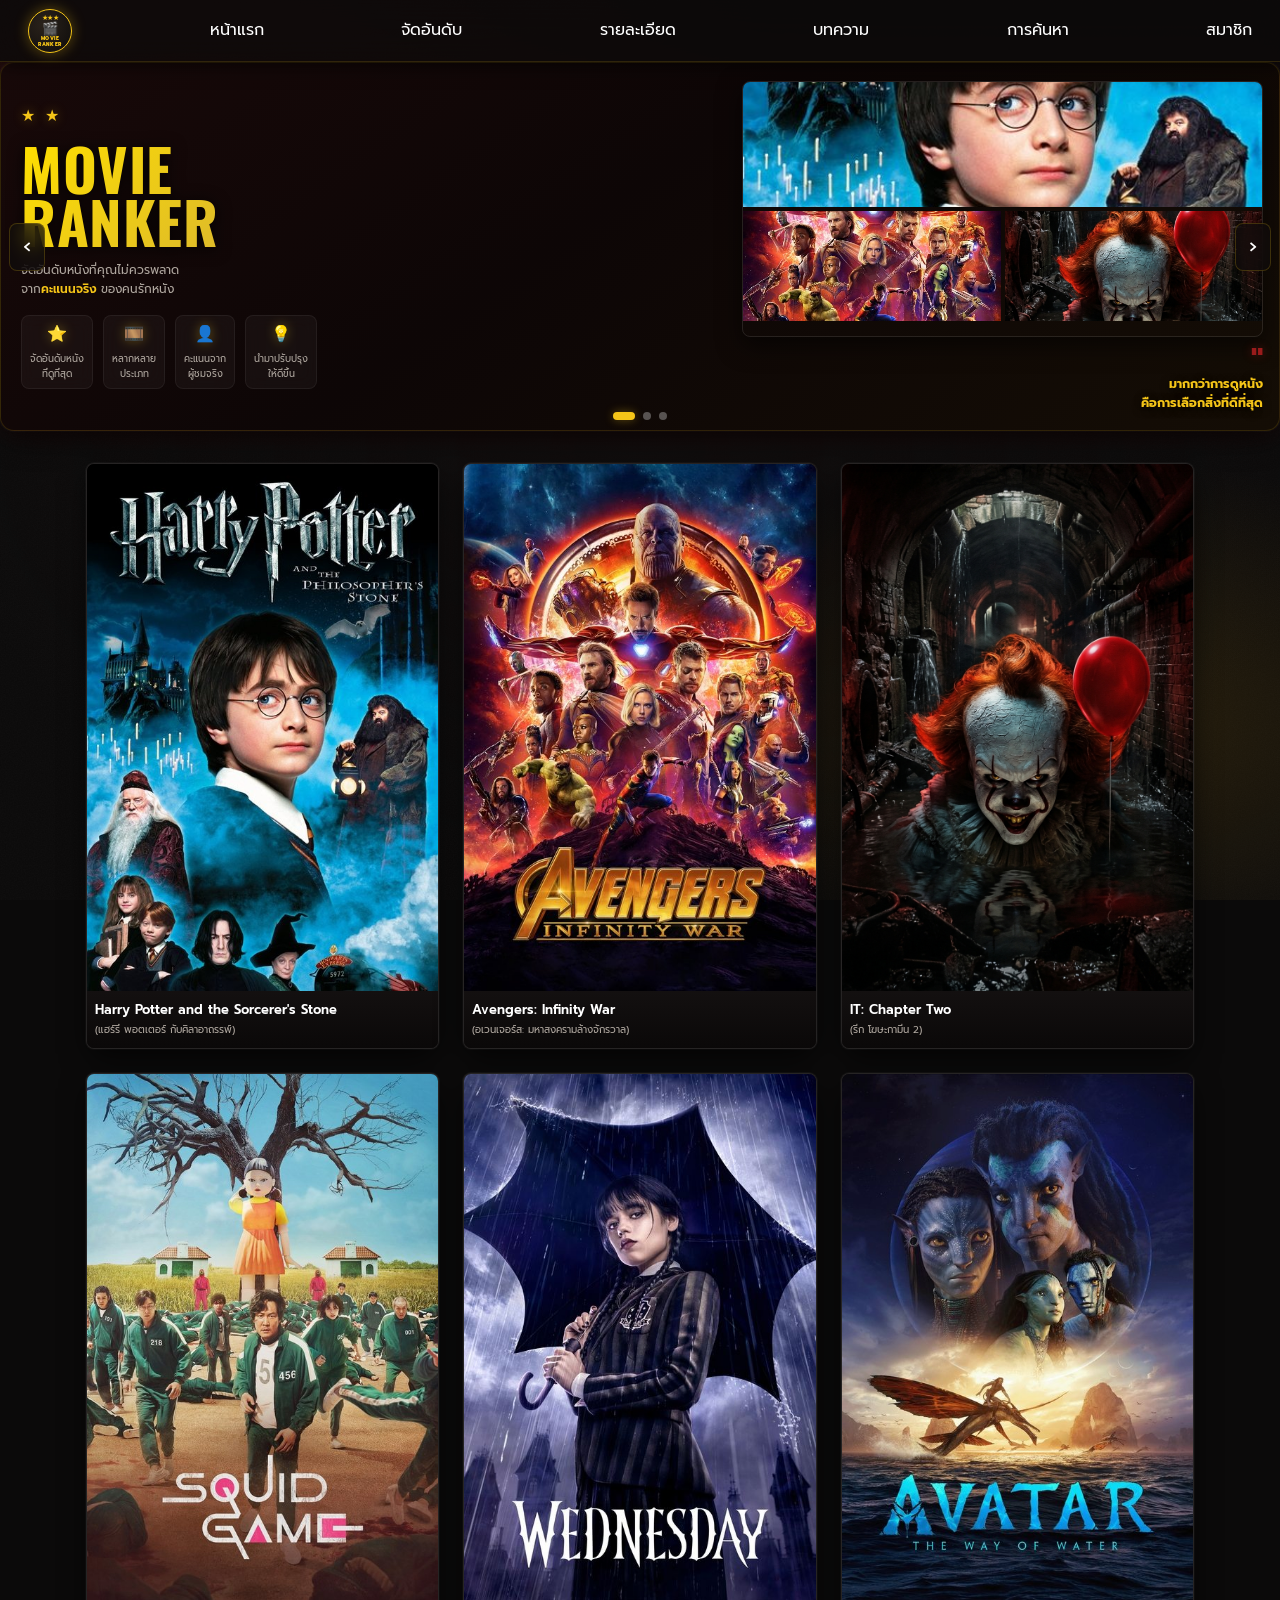
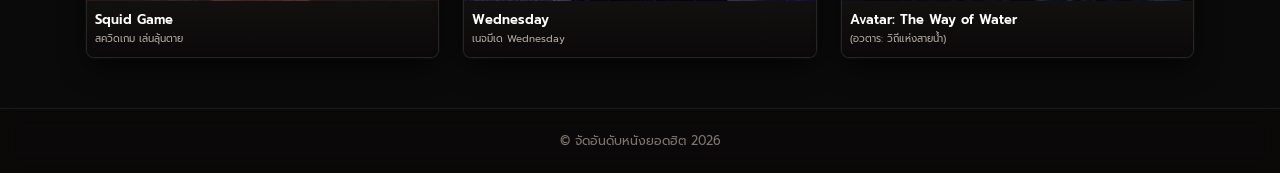
<file: index.html>
<!DOCTYPE html>
<html lang="th">

<head>
  <meta charset="UTF-8" />
  <meta name="viewport" content="width=device-width, initial-scale=1.0" />
  <title>Movie Ranker - หน้าแรก</title>
  <meta name="description" content="จัดอันดับหนังที่คุณไม่ควรพลาด จากคะแนนจริงของคนรักหนัง" />
  <link rel="stylesheet" href="css/style.css?v=3" />
</head>

<body>

  <nav>
    <a href="index.html" class="logo-link">
      <div class="logo-badge">
        <span class="logo-stars">★★★</span>
        <span class="logo-icon">🎬</span>
        <div class="logo-txt">MOVIE<br>RANKER</div>
      </div>
    </a>
      <a href="index.html" class="active">หน้าแรก</a>
      <a href="ranking.html">จัดอันดับ</a>
      <a href="detail.html">รายละเอียด</a>
      <a href="review.html">บทความ</a>
      <a href="search.html">การค้นหา</a>
      <a href="register.html">สมาชิก</a>
    </div>
    <button class="nav-hamburger" id="nav-hamburger" aria-label="เปิดเมนู <a href="index.html" class="active">หน้าแรก</a>
      <a href="ranking.html">จัดอันดับ</a>
      <a href="detail.html">รายละเอียด</a>
      <a href="review.html">บทความ</a>
      <a href="search.html">การค้นหา</a>
      <a href="register.html">สมาชิก</a>">
      <span></span><span></span><span></span>
    </button>
  </nav>

  <!-- HERO SLIDER -->
  <div class="hero-slider">
    <div class="hero-track">
      <div class="hero-slide active">
        <div class="hero-left">
          <div class="hero-stars">★ ★</div>
          <div class="hero-brand"><span>MOVIE</span><span>RANKER</span></div>
          <p class="hero-tagline">จัดอันดับหนังที่คุณไม่ควรพลาด<br />จาก<strong>คะแนนจริง</strong> ของคนรักหนัง</p>
          <div class="hero-features">
            <div class="hero-feat"><span class="fi">⭐</span><span>จัดอันดับหนัง<br />ที่ดูที่สุด</span></div>
            <div class="hero-feat"><span class="fi">🎞️</span><span>หลากหลาย<br />ประเภท</span></div>
            <div class="hero-feat"><span class="fi">👤</span><span>คะแนนจาก<br />ผู้ชมจริง</span></div>
            <div class="hero-feat"><span class="fi">💡</span><span>นำมาปรับปรุง<br />ให้ดีขึ้น</span></div>
          </div>
        </div>
        <div class="hero-right">
          <div class="poster-collage">
            <img src="images/harry_potter.jpg" alt="Harry Potter" />
            <img src="images/avengers.jpg" alt="Avengers" />
            <img src="images/it_chapter_two.jpg" alt="IT Chapter Two" />
          </div>
          <div class="hero-quote">
            <span class="hero-quote-mark">"</span>
            มากกว่าการดูหนัง<br />คือการเลือกสิ่งที่ดีที่สุด
          </div>
        </div>
      </div>

      <div class="hero-slide">
        <div class="hero-left">
          <div class="hero-stars">★ ★</div>
          <div class="hero-brand"><span>MOVIE</span><span>RANKER</span></div>
          <p class="hero-tagline">ค้นพบหนังที่ใช่<strong>สำหรับคุณ</strong><br />จากการจัดอันดับโดยผู้ชมจริง</p>
          <div class="hero-features">
            <div class="hero-feat"><span class="fi">🏆</span><span>Top Rating<br />ประจำสัปดาห์</span></div>
            <div class="hero-feat"><span class="fi">🌏</span><span>ทุกประเทศ<br />ทุกภาษา</span></div>
          </div>
        </div>
        <div class="hero-right">
          <div class="poster-collage">
            <img src="images/squid_game.jpg" alt="Squid Game" />
            <img src="images/avatar_wow.jpg" alt="Avatar" />
            <img src="images/all_of_us_are_dead.jpg" alt="All of Us Are Dead" />
          </div>
          <div class="hero-quote">
            <span class="hero-quote-mark">"</span>
            หนังดีต้องให้คนดูพิสูจน์
          </div>
        </div>
      </div>

      <div class="hero-slide">
        <div class="hero-left">
          <div class="hero-stars">★ ★</div>
          <div class="hero-brand"><span>MOVIE</span><span>RANKER</span></div>
          <p class="hero-tagline">อัปเดต<strong>ทุกสัปดาห์</strong><br />ไม่พลาดหนังฮิตที่กำลังมาแรง</p>
        </div>
        <div class="hero-right">
          <div class="poster-collage">
            <img src="images/wednesday.jpg" alt="Wednesday" />
            <img src="images/it_chapter_two.jpg" alt="IT" />
            <img src="images/avengers.jpg" alt="Avengers" />
          </div>
          <div class="hero-quote">
            <span class="hero-quote-mark">"</span>
            เลือกดีแล้วชีวิตดี
          </div>
        </div>
      </div>
    </div>

    <button class="s-btn prev" aria-label="ก่อนหน้า">&#8249;</button>
    <button class="s-btn next" aria-label="ถัดไป">&#8250;</button>
    <div class="s-dots">
      <button class="s-dot active" aria-label="สไลด์ 1"></button>
      <button class="s-dot" aria-label="สไลด์ 2"></button>
      <button class="s-dot" aria-label="สไลด์ 3"></button>
    </div>
  </div>

  <!-- MOVIE GRID -->
  <div class="page-wrap" style="padding-top:0;">
    <div class="movie-grid">
      <div class="m-card">
        <img src="images/harry_potter.jpg" alt="Harry Potter" />
        <div class="m-card-info">
          <div class="m-card-en">Harry Potter and the Sorcerer's Stone</div>
          <div class="m-card-th">(แฮร์รี่ พอตเตอร์ กับศิลาอาถรรพ์)</div>
        </div>
      </div>
      <div class="m-card">
        <img src="images/avengers.jpg" alt="Avengers Infinity War" />
        <div class="m-card-info">
          <div class="m-card-en">Avengers: Infinity War</div>
          <div class="m-card-th">(อเวนเจอร์ส: มหาสงครามล้างจักรวาล)</div>
        </div>
      </div>
      <div class="m-card">
        <img src="images/it_chapter_two.jpg" alt="IT Chapter Two" />
        <div class="m-card-info">
          <div class="m-card-en">IT: Chapter Two</div>
          <div class="m-card-th">(รีก โฆษะกามีน 2)</div>
        </div>
      </div>
      <div class="m-card">
        <img src="images/squid_game.jpg" alt="Squid Game" />
        <div class="m-card-info">
          <div class="m-card-en">Squid Game</div>
          <div class="m-card-th">สควิดเกม เล่นลุ้นตาย</div>
        </div>
      </div>
      <div class="m-card">
        <img src="images/wednesday.jpg" alt="Wednesday" />
        <div class="m-card-info">
          <div class="m-card-en">Wednesday</div>
          <div class="m-card-th">เนจมีเด Wednesday</div>
        </div>
      </div>
      <div class="m-card">
        <img src="images/avatar_wow.jpg" alt="Avatar The Way of Water" />
        <div class="m-card-info">
          <div class="m-card-en">Avatar: The Way of Water</div>
          <div class="m-card-th">(อวตาร: วิถีแห่งสายน้ำ)</div>
        </div>
      </div>
    </div>
  </div>

  <footer>© จัดอันดับหนังยอดฮิต 2026</footer>
  <script src="js/main.js"></script>
</body>

</html>
</file>
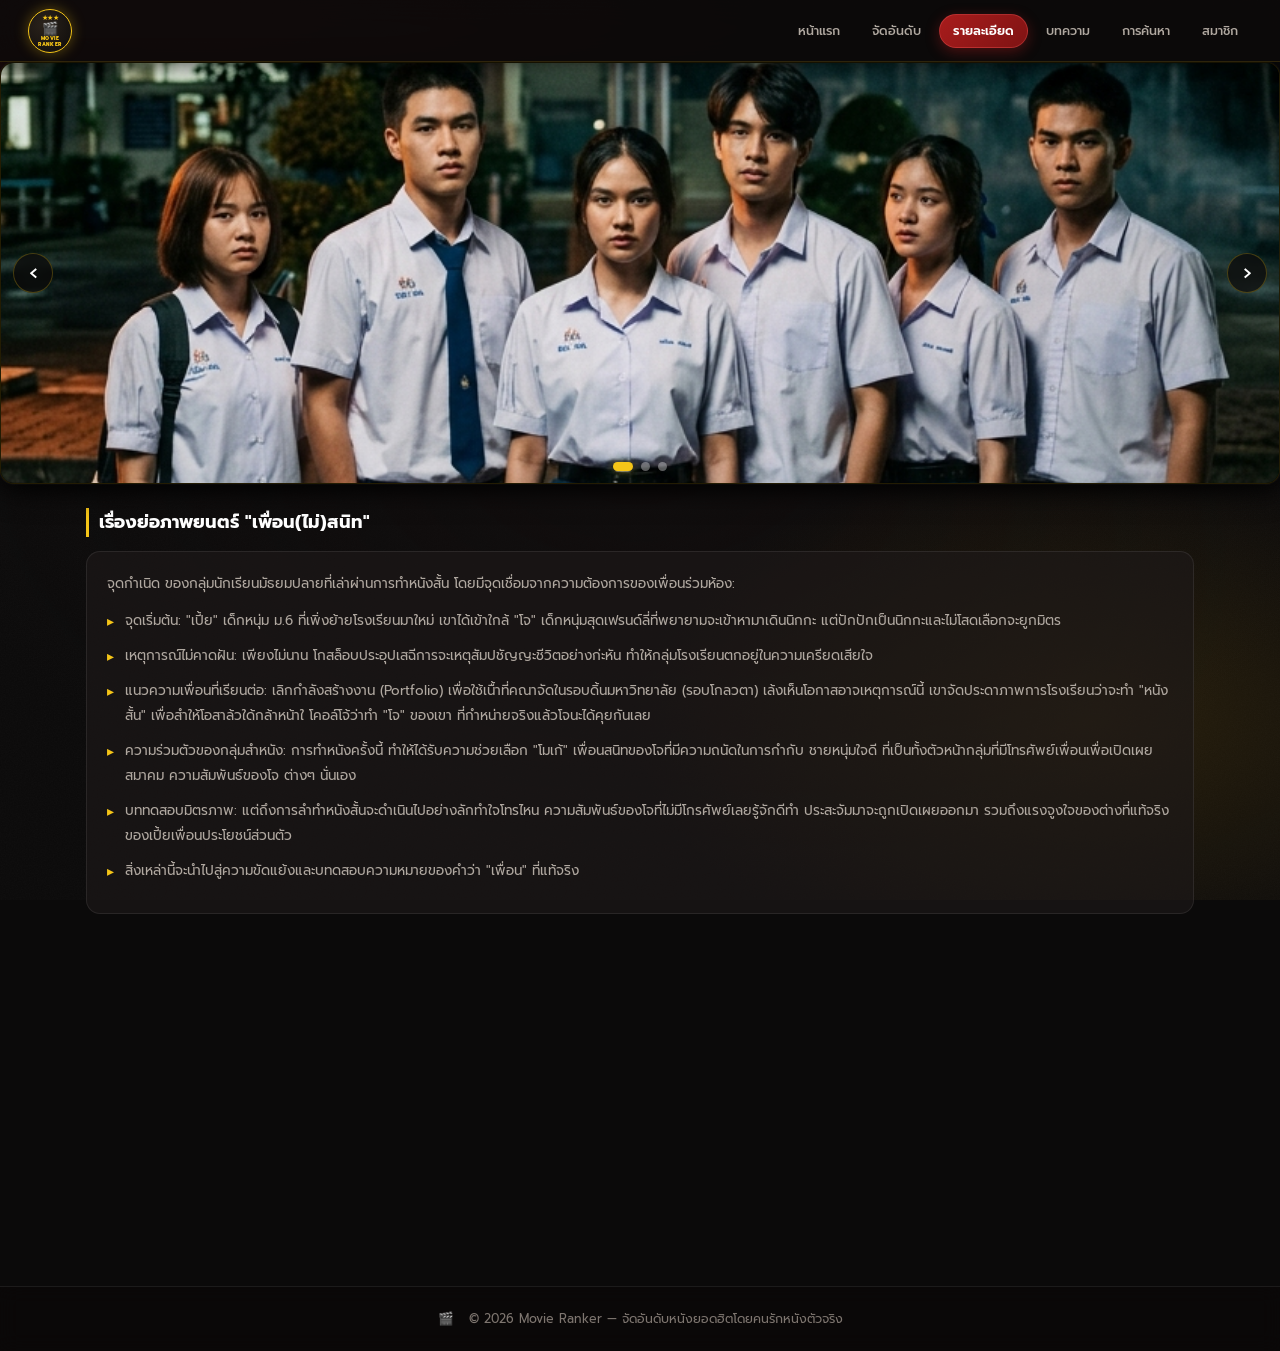
<file: detail.html>
<!DOCTYPE html>
<html lang="th">
<head>
  <meta charset="UTF-8"/>
  <meta name="viewport" content="width=device-width, initial-scale=1.0"/>
  <title>Movie Ranker - รายละเอียด | เพื่อน(ไม่)สนิท</title>
  <meta name="description" content="รายละเอียดภาพยนตร์เพื่อน(ไม่)สนิท เรื่องย่อ นักแสดง และข้อมูลทั้งหมด"/>
  <link rel="stylesheet" href="css/style.css?v=3"/>
</head>
<body>

<!-- ====== NAVBAR ====== -->
<nav>
  <a href="index.html" class="logo-link">
    <div class="logo-badge">
      <span class="logo-stars">★★★</span>
      <span class="logo-icon">🎬</span>
      <div class="logo-txt">MOVIE<br>RANKER</div>
    </div>

  </a>
  <div class="nav-links" id="nav-links">
    <a href="index.html">หน้าแรก</a>
    <a href="ranking.html">จัดอันดับ</a>
    <a href="detail.html" class="active">รายละเอียด</a>
    <a href="review.html">บทความ</a>
    <a href="search.html">การค้นหา</a>
    <a href="register.html">สมาชิก</a>
  </div>
  <button class="nav-hamburger" id="nav-hamburger" aria-label="เปิดเมนู">
    <span></span><span></span><span></span>
  </button>
</nav>

<!-- ====== DETAIL CAROUSEL ====== -->
<div class="det-carousel">
  <div class="det-track">

    <div class="det-slide">
      <img src="images/friend1.jpg" alt="เพื่อน(ไม่)สนิท ฉาก 1"/>
    </div>

    <div class="det-slide">
      <img src="images/friend2.jpg" alt="เพื่อน(ไม่)สนิท ฉาก 2"/>
    </div>

    <div class="det-slide">
      <img src="images/friend3.jpg" alt="เพื่อน(ไม่)สนิท ฉาก 3"/>
    </div>

  </div>

  <button class="c-btn prev" aria-label="ก่อนหน้า">&#8249;</button>
  <button class="c-btn next" aria-label="ถัดไป">&#8250;</button>
  <div class="c-dots"></div>
</div>

<!-- ====== SYNOPSIS ====== -->
<div class="page-wrap" style="padding-top: 0;">
  <h1 class="det-title">เรื่องย่อภาพยนตร์ "เพื่อน(ไม่)สนิท"</h1>
  <div class="det-synopsis">
    <p>
      จุดกำเนิด ของกลุ่มนักเรียนมัธยมปลายที่เล่าผ่านการทำหนังสั้น
      โดยมีจุดเชื่อมจากความต้องการของเพื่อนร่วมห้อง:
    </p>
    <ul>
      <li>
        จุดเริ่มต้น: "เปี้ย" เด็กหนุ่ม ม.6 ที่เพิ่งย้ายโรงเรียนมาใหม่ เขาได้เข้าใกล้ "โจ"
        เด็กหนุ่มสุดเฟรนด์ลี่ที่พยายามจะเข้าหามาเดินนิกกะ แต่ปักปักเป็นนิกกะและไม่โสดเลือกจะยูกมิตร
      </li>
      <li>
        เหตุการณ์ไม่คาดฝัน: เพียงไม่นาน โกสล็อบประอุปเสฉีการจะเหตุสัมปชัญญะชีวิตอย่างก่ะหัน
        ทำให้กลุ่มโรงเรียนตกอยู่ในความเครียดเสียใจ
      </li>
      <li>
        แนวความเพื่อนที่เรียนต่อ: เลิกกำลังสร้างงาน (Portfolio) เพื่อใช้เนื้าที่คณาจัดในรอบดิ้นมหาวิทยาลัย
        (รอบโกลวตา) เล้งเห็นโอกาสอาจเหตุการณ์นี้ เขาจัดประดาภาพการโรงเรียนว่าจะทำ "หนังสั้น"
        เพื่อสำให้โอสาล้วใด้กล้าหน้าใ โคอล์โจ้ว่าทำ "โจ" ของเขา ที่กำหน่ายจริงแล้วโจนะได้คุยกันเลย
      </li>
      <li>
        ความร่วมตัวของกลุ่มสำหนัง: การทำหนังครั้งนี้ ทำให้ได้รับความช่วยเลือก "โมเก้"
        เพื่อนสนิทของโจที่มีความถนัดในการกำกับ ชายหนุ่มใจดี
        ที่เป็นทั้งตัวหน้ากลุ่มที่มีโทรศัพย์เพื่อนเพื่อเปิดเผยสมาคม
        ความสัมพันธ์ของโจ ต่างๆ นั่นเอง
      </li>
      <li>
        บททดสอบมิตรภาพ: แต่ถึงการลำทำหนังสั้นจะดำเนินไปอย่างลักทำใจโทรไหน
        ความสัมพันธ์ของโจที่ไม่มีโกรศัพย์เลยรู้จักดีทำ ประสะจัมมาจะถูกเปิดเผยออกมา
        รวมถึงแรงจูงใจของต่างที่แท้จริงของเปี้ยเพื่อนประโยชน์ส่วนตัว
      </li>
      <li>
        สิ่งเหล่านี้จะนำไปสู่ความขัดแย้งและบทดสอบความหมายของคำว่า "เพื่อน" ที่แท้จริง
      </li>
    </ul>
  </div>
</div>

<!-- ====== FOOTER ====== -->
<footer>🎬 &nbsp; © 2026 Movie Ranker — จัดอันดับหนังยอดฮิตโดยคนรักหนังตัวจริง</footer>

<script src="js/main.js"></script>
</body>
</html>
</file>
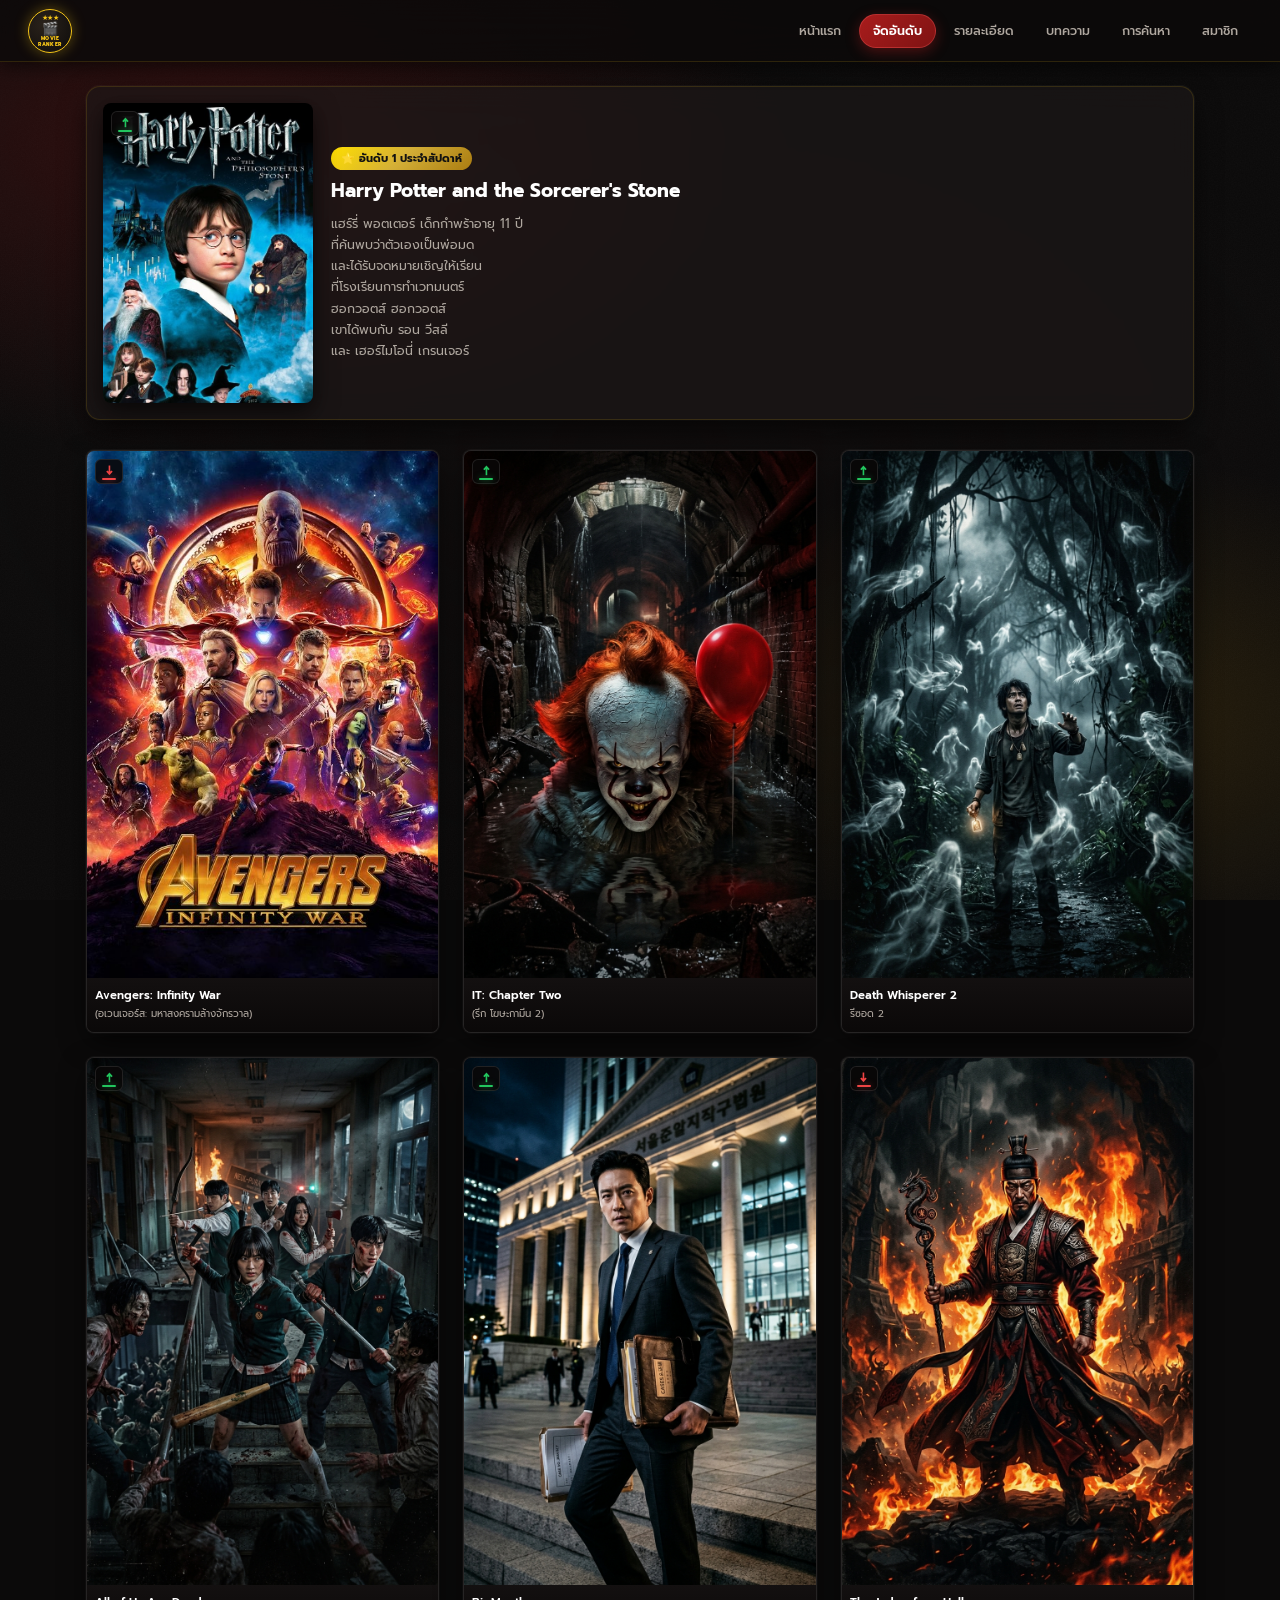
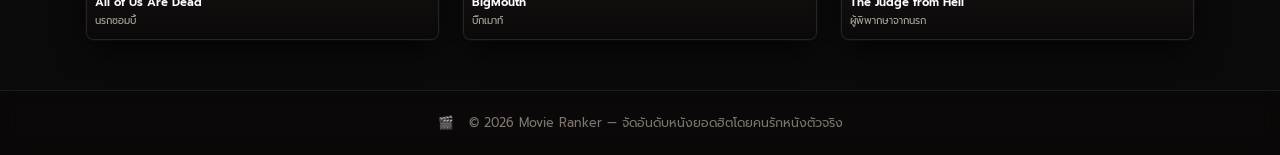
<file: ranking.html>
<!DOCTYPE html>
<html lang="th">
<head>
  <meta charset="UTF-8"/>
  <meta name="viewport" content="width=device-width, initial-scale=1.0"/>
  <title>Movie Ranker - จัดอันดับ</title>
  <meta name="description" content="จัดอันดับภาพยนตร์ยอดนิยมประจำสัปดาห์ ตามคะแนนความชอบของผู้ชม"/>
  <link rel="stylesheet" href="css/style.css?v=3"/>
</head>
<body>

<!-- ====== NAVBAR ====== -->
<nav>
  <a href="index.html" class="logo-link">
    <div class="logo-badge">
      <span class="logo-stars">★★★</span>
      <span class="logo-icon">🎬</span>
      <div class="logo-txt">MOVIE<br>RANKER</div>
    </div>

  </a>
  <div class="nav-links" id="nav-links">
    <a href="index.html">หน้าแรก</a>
    <a href="ranking.html" class="active">จัดอันดับ</a>
    <a href="detail.html">รายละเอียด</a>
    <a href="review.html">บทความ</a>
    <a href="search.html">การค้นหา</a>
    <a href="register.html">สมาชิก</a>
  </div>
  <button class="nav-hamburger" id="nav-hamburger" aria-label="เปิดเมนู">
    <span></span><span></span><span></span>
  </button>
</nav>

<!-- ====== PAGE CONTENT ====== -->
<div class="page-wrap">

  <!-- Featured Movie -->
  <div class="featured">
    <div class="feat-img-wrap">
      <div class="trend up">
        <span class="arr">↑</span>
        <div class="line"></div>
      </div>
      <img src="images/harry_potter.jpg" alt="Harry Potter and the Sorcerer's Stone"/>
    </div>
    <div class="feat-info">
      <div class="feat-badge">⭐ อันดับ 1 ประจำสัปดาห์</div>
      <div class="feat-title">Harry Potter and the Sorcerer's Stone</div>
      <p class="feat-desc">
        แฮร์รี่ พอตเตอร์ เด็กกำพร้าอายุ 11 ปี<br/>
        ที่ค้นพบว่าตัวเองเป็นพ่อมด<br/>
        และได้รับจดหมายเชิญให้เรียน<br/>
        ที่โรงเรียนการทำเวทมนตร์<br/>
        ฮอกวอตส์ ฮอกวอตส์<br/>
        เขาได้พบกับ รอน วีสลี<br/>
        และ เฮอร์ไมโอนี่ เกรนเจอร์
      </p>
    </div>
  </div>

  <!-- Ranking Grid -->
  <div class="rank-grid">

    <div class="rank-card">
      <div class="trend down">
        <span class="arr">↓</span>
        <div class="line"></div>
      </div>
      <img src="images/avengers.jpg" alt="Avengers: Infinity War"/>
      <div class="rank-info">
        <div class="rank-en">Avengers: Infinity War</div>
        <div class="rank-th">(อเวนเจอร์ส: มหาสงครามล้างจักรวาล)</div>
      </div>
    </div>

    <div class="rank-card">
      <div class="trend up">
        <span class="arr">↑</span>
        <div class="line"></div>
      </div>
      <img src="images/it_chapter_two.jpg" alt="IT: Chapter Two"/>
      <div class="rank-info">
        <div class="rank-en">IT: Chapter Two</div>
        <div class="rank-th">(รีก โฆษะกามีน 2)</div>
      </div>
    </div>

    <div class="rank-card">
      <div class="trend up">
        <span class="arr">↑</span>
        <div class="line"></div>
      </div>
      <img src="images/death_whisperer2.jpg" alt="Death Whisperer 2"/>
      <div class="rank-info">
        <div class="rank-en">Death Whisperer 2</div>
        <div class="rank-th">รีซอด 2</div>
      </div>
    </div>

    <div class="rank-card">
      <div class="trend up">
        <span class="arr">↑</span>
        <div class="line"></div>
      </div>
      <img src="images/all_of_us_are_dead.jpg" alt="All of Us Are Dead"/>
      <div class="rank-info">
        <div class="rank-en">All of Us Are Dead</div>
        <div class="rank-th">นรกซอมบี้</div>
      </div>
    </div>

    <div class="rank-card">
      <div class="trend up">
        <span class="arr">↑</span>
        <div class="line"></div>
      </div>
      <img src="images/bigmouth.jpg" alt="BigMouth"/>
      <div class="rank-info">
        <div class="rank-en">BigMouth</div>
        <div class="rank-th">บิ๊กเมาท์</div>
      </div>
    </div>

    <div class="rank-card">
      <div class="trend down">
        <span class="arr">↓</span>
        <div class="line"></div>
      </div>
      <img src="images/judge_from_hell.jpg" alt="The Judge from Hell"/>
      <div class="rank-info">
        <div class="rank-en">The Judge from Hell</div>
        <div class="rank-th">ผู้พิพากษาจากนรก</div>
      </div>
    </div>

  </div>
</div>

<!-- ====== FOOTER ====== -->
<footer>🎬 &nbsp; © 2026 Movie Ranker — จัดอันดับหนังยอดฮิตโดยคนรักหนังตัวจริง</footer>

<script src="js/main.js"></script>
</body>
</html>
</file>
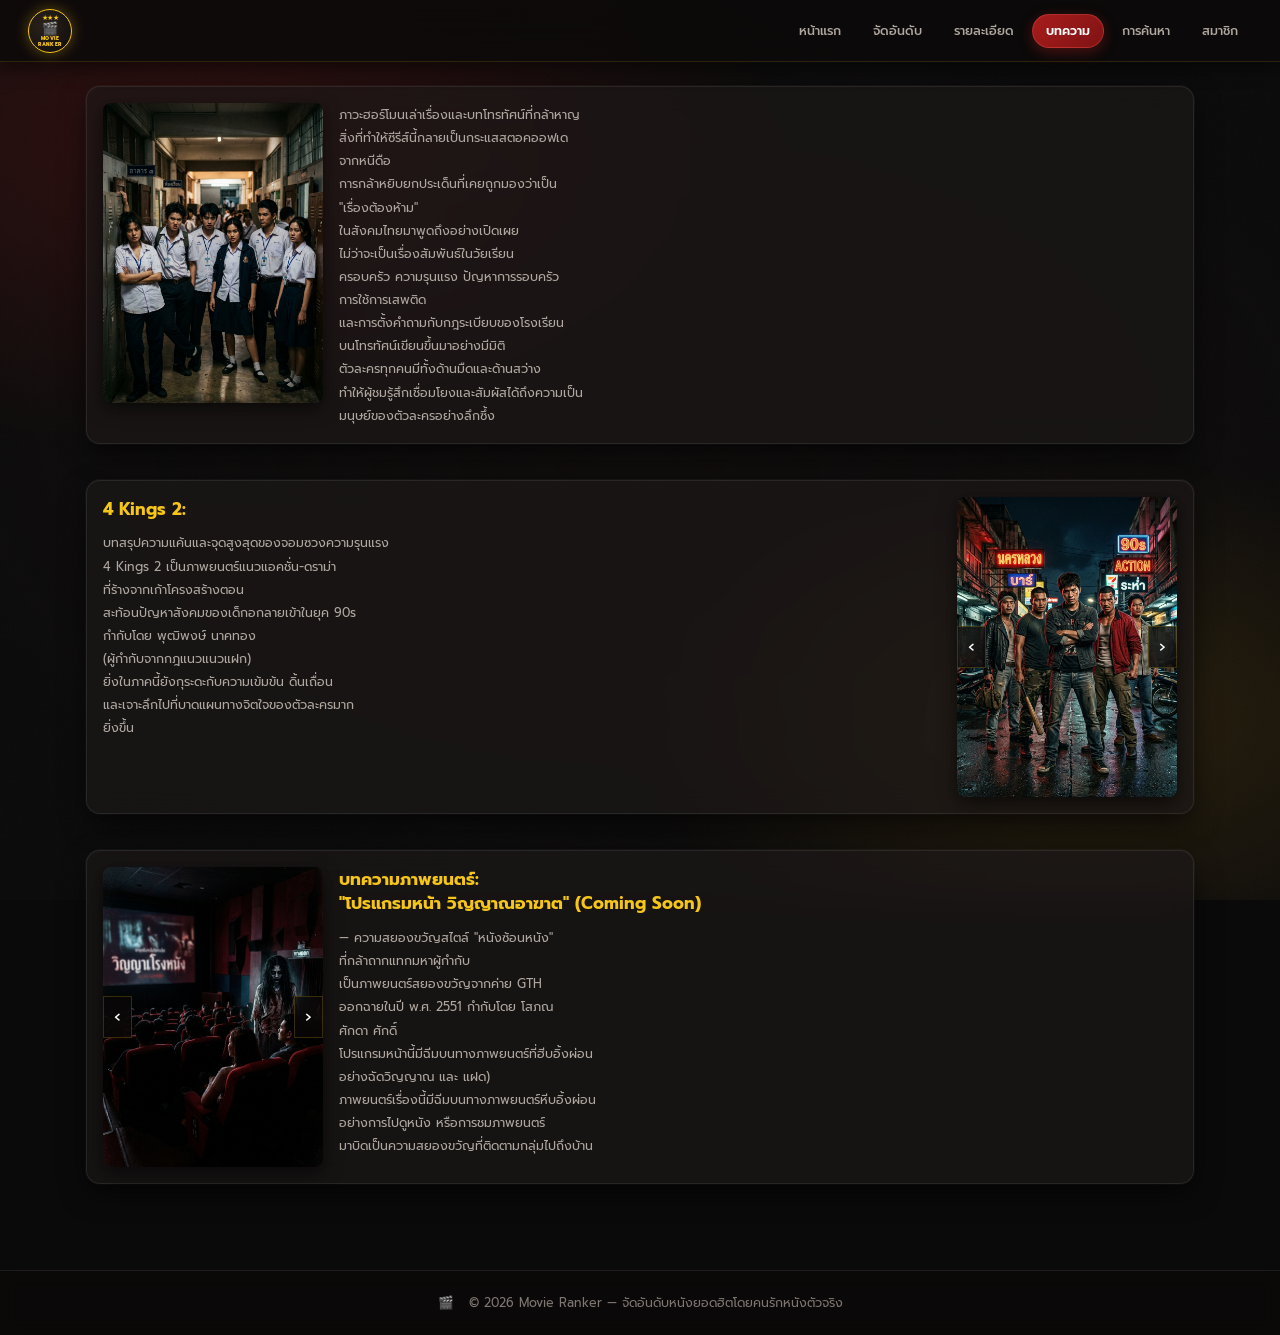
<file: review.html>
<!DOCTYPE html>
<html lang="th">
<head>
  <meta charset="UTF-8"/>
  <meta name="viewport" content="width=device-width, initial-scale=1.0"/>
  <title>Movie Ranker - บทความ</title>
  <meta name="description" content="บทความรีวิวภาพยนตร์ Hormones วัยว้าวุ่น 4 Kings 2 และโปรแกรมหน้า วิญญาณอาฆาต"/>
  <link rel="stylesheet" href="css/style.css?v=3"/>
</head>
<body>

<!-- ====== NAVBAR ====== -->
<nav>
  <a href="index.html" class="logo-link">
    <div class="logo-badge">
      <span class="logo-stars">★★★</span>
      <span class="logo-icon">🎬</span>
      <div class="logo-txt">MOVIE<br>RANKER</div>
    </div>

  </a>
  <div class="nav-links" id="nav-links">
    <a href="index.html">หน้าแรก</a>
    <a href="ranking.html">จัดอันดับ</a>
    <a href="detail.html">รายละเอียด</a>
    <a href="review.html" class="active">บทความ</a>
    <a href="search.html">การค้นหา</a>
    <a href="register.html">สมาชิก</a>
  </div>
  <button class="nav-hamburger" id="nav-hamburger" aria-label="เปิดเมนู">
    <span></span><span></span><span></span>
  </button>
</nav>

<!-- ====== PAGE CONTENT ====== -->
<div class="page-wrap">

  <!-- ── ARTICLE 1: Hormones ── รูปซ้าย / ข้อความขวา -->
  <div class="article art-left">
    <div class="art-img">
      <img src="images/hormones.jpg" alt="Hormones วัยว้าวุ่น"/>
    </div>
    <div class="art-content">
      <div class="art-text">
        ภาวะฮอร์โมนเล่าเรื่องและบทโทรทัศน์ที่กล้าหาญ<br/>
        สิ่งที่ทำให้ซีรีส์นี้กลายเป็นกระแสสตอคออฟเด<br/>
        จากหนีดือ<br/>
        การกล้าหยิบยกประเด็นที่เคยถูกมองว่าเป็น<br/>
        "เรื่องต้องห้าม"<br/>
        ในสังคมไทยมาพูดถึงอย่างเปิดเผย<br/>
        ไม่ว่าจะเป็นเรื่องสัมพันธ์ในวัยเรียน<br/>
        ครอบครัว ความรุนแรง ปัญหาการรอบครัว<br/>
        การใช้การเสพติด<br/>
        และการตั้งคำถามกับกฎระเบียบของโรงเรียน<br/>
        บนโทรทัศน์เขียนขึ้นมาอย่างมีมิติ<br/>
        ตัวละครทุกคนมีทั้งด้านมืดและด้านสว่าง<br/>
        ทำให้ผู้ชมรู้สึกเชื่อมโยงและสัมผัสได้ถึงความเป็น<br/>
        มนุษย์ของตัวละครอย่างลึกซึ้ง
      </div>
    </div>
  </div>

  <!-- ── ARTICLE 2: 4 Kings 2 ── ข้อความซ้าย / รูป Carousel ขวา -->
  <div class="article art-right">
    <div class="mini-car" id="car-4kings">
      <div class="mini-track">
        <div class="mini-slide">
          <img src="images/4kings2.jpg" alt="4 Kings 2"/>
        </div>
        <div class="mini-slide">
          <img src="images/bigmouth.jpg" alt="4 Kings 2 ฉาก 2"/>
        </div>
        <div class="mini-slide">
          <img src="images/judge_from_hell.jpg" alt="4 Kings 2 ฉาก 3"/>
        </div>
      </div>
      <button class="mini-btn prev" aria-label="ก่อนหน้า">&#8249;</button>
      <button class="mini-btn next" aria-label="ถัดไป">&#8250;</button>
    </div>
    <div class="art-content">
      <div class="art-title">4 Kings 2:</div>
      <div class="art-text">
        บทสรุปความแค้นและจุดสูงสุดของจอมซวงความรุนแรง<br/>
        4 Kings 2 เป็นภาพยนตร์แนวแอคชั่น-ดราม่า<br/>
        ที่ร้างจากเก้าโครงสร้างตอน<br/>
        สะท้อนปัญหาสังคมของเด็กอกลายเข้าในยุค 90s<br/>
        กำกับโดย พุฒิพงษ์ นาคทอง<br/>
        (ผู้กำกับจากกฎแนวแนวแฝก)<br/>
        ยิ่งในภาคนี้ยังกุระดะกับความเข้มข้น ดิ้นเถื่อน<br/>
        และเจาะลึกไปที่บาดแผนทางจิตใจของตัวละครมาก<br/>
        ยิ่งขึ้น
      </div>
    </div>
  </div>

  <!-- ── ARTICLE 3: โปรแกรมหน้า วิญญาณอาฆาต ── รูป Carousel ซ้าย / ข้อความขวา -->
  <div class="article art-left">
    <div class="mini-car" id="car-phantom">
      <div class="mini-track">
        <div class="mini-slide">
          <img src="images/phantom.jpg" alt="วิญญาณอาฆาต ฉาก 1"/>
        </div>
        <div class="mini-slide">
          <img src="images/the_medium.jpg" alt="วิญญาณอาฆาต ฉาก 2"/>
        </div>
      </div>
      <button class="mini-btn prev" aria-label="ก่อนหน้า">&#8249;</button>
      <button class="mini-btn next" aria-label="ถัดไป">&#8250;</button>
    </div>
    <div class="art-content">
      <div class="art-title">บทความภาพยนตร์:<br/>
        "โปรแกรมหน้า วิญญาณอาฆาต" (Coming Soon)</div>
      <div class="art-text">
        — ความสยองขวัญสไตล์ "หนังซ้อนหนัง"<br/>
        ที่กล้าถากแทกมหาผู้กำกับ<br/>
        เป็นภาพยนตร์สยองขวัญจากค่าย GTH<br/>
        ออกฉายในปี พ.ศ. 2551 กำกับโดย โสภณ<br/>
        ศักดา ศักดิ์<br/>
        โปรแกรมหน้านี้มีฉีมบนทางภาพยนตร์ที่ฮีบอิ้งผ่อน<br/>
        อย่างฉัดวิญญาณ และ แฝด)<br/>
        ภาพยนตร์เรื่องนี้มีฉีมบนทางภาพยนตร์หีบอิ้งผ่อน<br/>
        อย่างการไปดูหนัง หรือการชมภาพยนตร์<br/>
        มาบิดเป็นความสยองขวัญที่ติดตามกลุ่มไปถึงบ้าน
      </div>
    </div>
  </div>

</div>

<!-- ====== FOOTER ====== -->
<footer>🎬 &nbsp; © 2026 Movie Ranker — จัดอันดับหนังยอดฮิตโดยคนรักหนังตัวจริง</footer>

<script src="js/main.js"></script>
</body>
</html>
</file>
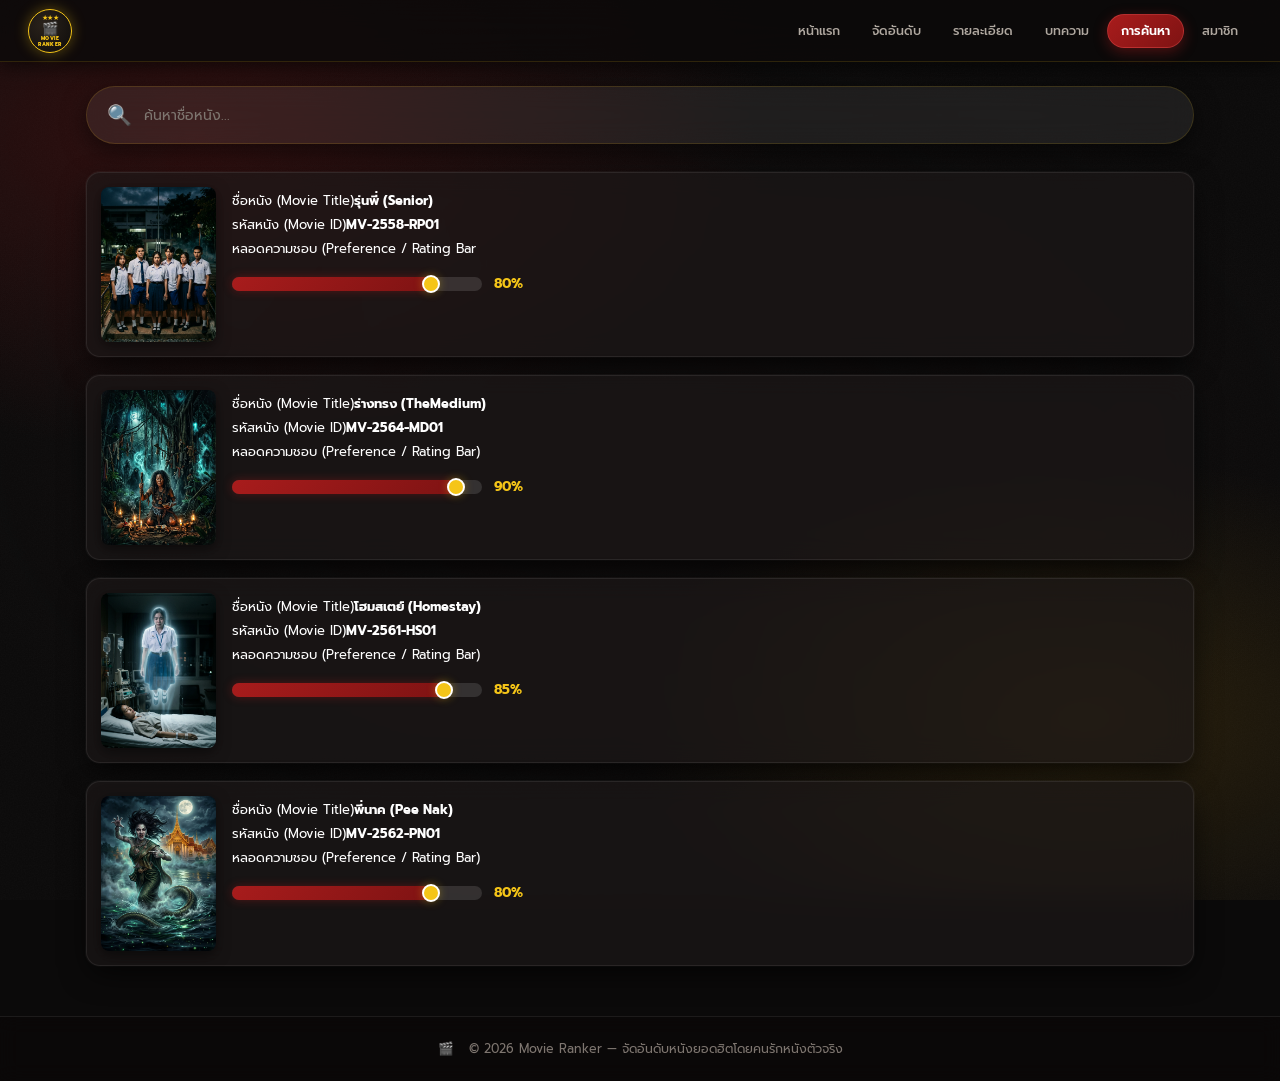
<file: search.html>
<!DOCTYPE html>
<html lang="th">
<head>
  <meta charset="UTF-8"/>
  <meta name="viewport" content="width=device-width, initial-scale=1.0"/>
  <title>Movie Ranker - การค้นหา</title>
  <meta name="description" content="ค้นหาภาพยนตร์ที่คุณต้องการพร้อมดูคะแนนความนิยม"/>
  <link rel="stylesheet" href="css/style.css?v=3"/>
</head>
<body>

<!-- ====== NAVBAR ====== -->
<nav>
  <a href="index.html" class="logo-link">
    <div class="logo-badge">
      <span class="logo-stars">★★★</span>
      <span class="logo-icon">🎬</span>
      <div class="logo-txt">MOVIE<br>RANKER</div>
    </div>

  </a>
  <div class="nav-links" id="nav-links">
    <a href="index.html">หน้าแรก</a>
    <a href="ranking.html">จัดอันดับ</a>
    <a href="detail.html">รายละเอียด</a>
    <a href="review.html">บทความ</a>
    <a href="search.html" class="active">การค้นหา</a>
    <a href="register.html">สมาชิก</a>
  </div>
  <button class="nav-hamburger" id="nav-hamburger" aria-label="เปิดเมนู">
    <span></span><span></span><span></span>
  </button>
</nav>

<!-- ====== PAGE CONTENT ====== -->
<div class="page-wrap">

  <!-- Search Bar -->
  <div class="search-bar-wrap">
    <span class="s-icon">🔍</span>
    <input type="text" id="search-input" placeholder="ค้นหาชื่อหนัง..." autocomplete="off"/>
  </div>

  <!-- Movie List -->
  <div class="mv-list">

    <!-- รุ่นพี่ -->
    <div class="mv-item" data-title="รุ่นพี่ senior">
      <img class="mv-poster" src="images/senior.jpg" alt="รุ่นพี่ Senior"/>
      <div class="mv-details">
        <div class="mv-lbl">ชื่อหนัง (Movie Title)<strong>รุ่นพี่ (Senior)</strong></div>
        <div class="mv-lbl">รหัสหนัง (Movie ID)<strong>MV-2558-RP01</strong></div>
        <div class="mv-lbl">หลอดความชอบ (Preference / Rating Bar</div>
        <div class="rating-wrap">
          <div class="rating-bar">
            <div class="rating-fill" style="width:80%;">
              <div class="rating-thumb"></div>
            </div>
          </div>
          <span class="rating-pct">80%</span>
        </div>
      </div>
    </div>

    <!-- ร่างทรง (The Medium) -->
    <div class="mv-item" data-title="ร่างทรง the medium">
      <img class="mv-poster" src="images/the_medium.jpg" alt="ร่างทรง The Medium"/>
      <div class="mv-details">
        <div class="mv-lbl">ชื่อหนัง (Movie Title)<strong>ร่างทรง (TheMedium)</strong></div>
        <div class="mv-lbl">รหัสหนัง (Movie ID)<strong>MV-2564-MD01</strong></div>
        <div class="mv-lbl">หลอดความชอบ (Preference / Rating Bar)</div>
        <div class="rating-wrap">
          <div class="rating-bar">
            <div class="rating-fill" style="width:90%;">
              <div class="rating-thumb"></div>
            </div>
          </div>
          <span class="rating-pct">90%</span>
        </div>
      </div>
    </div>

    <!-- Homestay -->
    <div class="mv-item" data-title="โฮมสเตย์ homestay">
      <img class="mv-poster" src="images/homestay.jpg" alt="Homestay โฮมสเตย์"/>
      <div class="mv-details">
        <div class="mv-lbl">ชื่อหนัง (Movie Title)<strong>โฮมสเตย์ (Homestay)</strong></div>
        <div class="mv-lbl">รหัสหนัง (Movie ID)<strong>MV-2561-HS01</strong></div>
        <div class="mv-lbl">หลอดความชอบ (Preference / Rating Bar)</div>
        <div class="rating-wrap">
          <div class="rating-bar">
            <div class="rating-fill" style="width:85%;">
              <div class="rating-thumb"></div>
            </div>
          </div>
          <span class="rating-pct">85%</span>
        </div>
      </div>
    </div>

    <!-- พี่นาค -->
    <div class="mv-item" data-title="พี่นาค pee nak">
      <img class="mv-poster" src="images/pee_nak.jpg" alt="พี่นาค Pee Nak"/>
      <div class="mv-details">
        <div class="mv-lbl">ชื่อหนัง (Movie Title)<strong>พี่นาค (Pee Nak)</strong></div>
        <div class="mv-lbl">รหัสหนัง (Movie ID)<strong>MV-2562-PN01</strong></div>
        <div class="mv-lbl">หลอดความชอบ (Preference / Rating Bar)</div>
        <div class="rating-wrap">
          <div class="rating-bar">
            <div class="rating-fill" style="width:80%;">
              <div class="rating-thumb"></div>
            </div>
          </div>
          <span class="rating-pct">80%</span>
        </div>
      </div>
    </div>

  </div>
</div>

<!-- ====== FOOTER ====== -->
<footer>🎬 &nbsp; © 2026 Movie Ranker — จัดอันดับหนังยอดฮิตโดยคนรักหนังตัวจริง</footer>

<script src="js/main.js"></script>
</body>
</html>
</file>
<file: css/style.css>
/* ============================================================
   MOVIE RANKER - Premium Cinema Theme Stylesheet
   ============================================================ */

@import url('https://fonts.googleapis.com/css2?family=Outfit:wght@400;500;600;700;800&family=Prompt:wght@300;400;500;600;700;800&family=Oswald:wght@600;700&display=swap');

/* ---- Reset & Box Sizing ---- */
*, *::before, *::after {
  margin: 0;
  padding: 0;
  box-sizing: border-box;
}

img {
  max-width: 100%;
  display: block;
}

a {
  text-decoration: none;
  color: inherit;
  transition: all 0.25s cubic-bezier(0.4, 0, 0.2, 1);
}

button, input, select {
  font-family: 'Prompt', sans-serif;
}

button {
  cursor: pointer;
  border: none;
  outline: none;
}

/* ---- Global Color Tokens & Variables ---- */
:root {
  --primary-red:      #991B1B;
  --primary-red-glow: rgba(153, 27, 27, 0.45);
  --red-gradient:     linear-gradient(135deg, #A81C1C 0%, #7F1313 100%);
  --gold:             #F5C518;
  --gold-glow:        rgba(245, 197, 24, 0.35);
  --gold-gradient:    linear-gradient(135deg, #FFDF00 0%, #D4AF37 50%, #AA7C11 100%);
  --bg-dark:          #0b0a0a;
  --bg-card:          rgba(22, 19, 19, 0.85);
  --bg-glass:         rgba(30, 25, 25, 0.65);
  --border-glass:     rgba(245, 197, 24, 0.14);
  --border-glass-subtle: rgba(255, 255, 255, 0.08);
  --text-main:        #FFFFFF;
  --text-muted:       #B0A8A0;
  --text-dim:         #7E7670;
  --nav-h:            62px;
  --max-w:            640px;
  --radius-sm:        8px;
  --radius-md:        14px;
  --radius-lg:        20px;
  --shadow-card:      0 10px 30px -5px rgba(0, 0, 0, 0.8), 0 0 1px 1px rgba(255, 255, 255, 0.05);
  --shadow-glow-gold: 0 0 25px rgba(245, 197, 24, 0.2);
  --shadow-glow-red:  0 0 25px rgba(153, 27, 27, 0.35);
}

/* ---- Body & Luxury Ambient Lighting ---- */
html {
  scroll-behavior: smooth;
}

body {
  font-family: 'Prompt', 'Outfit', sans-serif;
  background-color: var(--bg-dark);
  color: var(--text-main);
  min-height: 100vh;
  position: relative;
  overflow-x: hidden;
  line-height: 1.6;
}

body::before {
  content: '';
  position: fixed;
  inset: 0;
  z-index: -1;
  background:
    radial-gradient(ellipse 65% 50% at 15% 15%, rgba(139, 26, 26, 0.28) 0%, transparent 70%),
    radial-gradient(ellipse 55% 45% at 85% 80%, rgba(170, 124, 17, 0.18) 0%, transparent 65%),
    radial-gradient(ellipse 70% 60% at 50% 50%, rgba(18, 14, 14, 0.8) 0%, transparent 80%),
    url("data:image/svg+xml,%3Csvg xmlns='http://www.w3.org/2000/svg' width='200' height='200'%3E%3Cfilter id='n'%3E%3CfeTurbulence type='fractalNoise' baseFrequency='.75' numOctaves='3' stitchTiles='stitch'/%3E%3CfeColorMatrix type='saturate' values='0'/%3E%3C/filter%3E%3Crect width='200' height='200' filter='url(%23n)' opacity='.03'/%3E%3C/svg%3E");
  pointer-events: none;
}

/* ============================================================
   NAVBAR
   ============================================================ */
nav {
  background: rgba(12, 10, 10, 0.85);
  backdrop-filter: blur(18px);
  -webkit-backdrop-filter: blur(18px);
  height: var(--nav-h);
  display: flex;
  align-items: center;
  justify-content: space-between;
  padding: 0 18px;
  position: sticky;
  top: 0;
  z-index: 999;
  border-bottom: 1px solid var(--border-glass);
  box-shadow: 0 4px 20px rgba(0, 0, 0, 0.6);
}

.logo-link {
  display: flex;
  align-items: center;
  gap: 8px;
}

.logo-badge {
  width: 44px;
  height: 44px;
  border-radius: 50%;
  background: radial-gradient(circle at 35% 35%, #2a221b, #0e0c0b);
  border: 1.5px solid var(--gold);
  display: flex;
  flex-direction: column;
  align-items: center;
  justify-content: center;
  gap: 1px;
  box-shadow: 0 0 14px rgba(245, 197, 24, 0.35);
  transition: transform 0.3s ease, box-shadow 0.3s ease;
}

.logo-link:hover .logo-badge {
  transform: scale(1.06) rotate(4deg);
  box-shadow: 0 0 20px rgba(245, 197, 24, 0.55);
}

.logo-stars {
  font-size: 7px;
  color: var(--gold);
  letter-spacing: -0.5px;
  line-height: 1;
}

.logo-icon {
  font-size: 13px;
  line-height: 1;
}

.logo-txt {
  font-size: 5px;
  font-weight: 800;
  color: var(--gold);
  text-align: center;
  line-height: 1.1;
  letter-spacing: 0.4px;
}

.nav-links {
  display: flex;
  align-items: center;
  gap: 4px;
}

.nav-links a {
  color: var(--text-muted);
  font-size: 12.5px;
  font-weight: 500;
  padding: 6px 13px;
  border-radius: 20px;
  border: 1px solid transparent;
  white-space: nowrap;
}

.nav-links a:hover {
  color: #fff;
  background: rgba(255, 255, 255, 0.08);
  border-color: rgba(245, 197, 24, 0.2);
  transform: translateY(-1px);
}

.nav-links a.active {
  color: #fff;
  background: var(--red-gradient);
  border-color: rgba(255, 100, 100, 0.3);
  box-shadow: 0 4px 14px var(--primary-red-glow);
  font-weight: 600;
}

/* ============================================================
   PAGE WRAPPER & FOOTER
   ============================================================ */
.page-wrap {
  max-width: var(--max-w);
  margin: 0 auto;
  padding: 24px 16px 50px;
  min-height: calc(100vh - var(--nav-h) - 60px);
}

footer {
  text-align: center;
  padding: 22px 16px;
  color: var(--text-dim);
  font-size: 12.5px;
  border-top: 1px solid var(--border-glass-subtle);
  background: rgba(10, 8, 8, 0.7);
  backdrop-filter: blur(10px);
}

/* ============================================================
   HOME — HERO SLIDER
   ============================================================ */
.hero-slider {
  position: relative;
  border-radius: var(--radius-md);
  overflow: hidden;
  margin-bottom: 32px;
  background: linear-gradient(145deg, #180909 0%, #0d0606 45%, #140d05 100%);
  border: 1px solid var(--border-glass);
  box-shadow: var(--shadow-card), 0 0 30px rgba(153, 27, 27, 0.15);
}

.hero-track {
  display: flex;
  transition: transform 0.55s cubic-bezier(0.22, 1, 0.36, 1);
  width: 100%;
}

.hero-slide {
  min-width: 100%;
  flex: 0 0 100%;
  display: flex;
  align-items: stretch;
  min-height: 220px;
  position: relative;
}

.hero-left {
  flex: 1;
  padding: 24px 20px;
  display: flex;
  flex-direction: column;
  justify-content: center;
  gap: 12px;
  z-index: 2;
}

.hero-right {
  flex: 0 0 44%;
  display: flex;
  flex-direction: column;
  align-items: flex-end;
  justify-content: center;
  padding: 18px 16px 18px 0;
  gap: 12px;
  z-index: 2;
}

.poster-collage {
  display: grid;
  grid-template-columns: 1fr 1fr;
  grid-template-rows: 1fr 1fr;
  gap: 4px;
  width: 100%;
  border-radius: var(--radius-sm);
  overflow: hidden;
  box-shadow: 0 8px 24px rgba(0, 0, 0, 0.6);
  border: 1px solid rgba(255, 255, 255, 0.1);
  transition: transform 0.3s ease;
}

.poster-collage:hover {
  transform: scale(1.02);
}

.poster-collage img {
  width: 100%;
  height: 85px;
  object-fit: cover;
}

.poster-collage img:first-child {
  grid-column: 1 / 3;
  height: 95px;
}

.hero-stars {
  color: var(--gold);
  font-size: 16px;
  letter-spacing: 2px;
  text-shadow: 0 0 12px var(--gold-glow);
}

.hero-brand {
  font-family: 'Oswald', sans-serif;
  font-size: 42px;
  font-weight: 700;
  letter-spacing: 0.5px;
  background: var(--gold-gradient);
  -webkit-background-clip: text;
  -webkit-text-fill-color: transparent;
  line-height: 0.92;
  filter: drop-shadow(0 2px 8px rgba(0, 0, 0, 0.9));
}

.hero-brand span {
  display: block;
}

.hero-tagline {
  font-size: 12px;
  color: var(--text-muted);
  line-height: 1.6;
}

.hero-tagline strong {
  color: var(--gold);
  font-weight: 600;
}

.hero-features {
  display: flex;
  gap: 10px;
  flex-wrap: wrap;
  margin-top: 4px;
}

.hero-feat {
  display: flex;
  flex-direction: column;
  align-items: center;
  gap: 4px;
  font-size: 9.5px;
  color: var(--text-muted);
  text-align: center;
  background: rgba(255, 255, 255, 0.04);
  border: 1px solid rgba(255, 255, 255, 0.06);
  padding: 6px 8px;
  border-radius: var(--radius-sm);
  backdrop-filter: blur(8px);
  min-width: 54px;
}

.hero-feat .fi {
  font-size: 16px;
  color: var(--gold);
  filter: drop-shadow(0 0 6px var(--gold-glow));
}

.hero-quote {
  font-size: 12.5px;
  font-weight: 700;
  color: var(--gold);
  text-align: right;
  line-height: 1.5;
  text-shadow: 0 2px 8px rgba(0, 0, 0, 0.8);
}

.hero-quote-mark {
  font-size: 34px;
  color: var(--primary-red);
  line-height: 0.7;
  display: block;
  margin-bottom: 2px;
  text-shadow: 0 0 10px var(--primary-red-glow);
}

.s-btn {
  position: absolute;
  top: 50%;
  transform: translateY(-50%);
  background: rgba(15, 12, 12, 0.7);
  backdrop-filter: blur(10px);
  border: 1px solid rgba(245, 197, 24, 0.2);
  color: #fff;
  font-size: 22px;
  width: 36px;
  height: 48px;
  display: flex;
  align-items: center;
  justify-content: center;
  border-radius: var(--radius-sm);
  z-index: 5;
  transition: all 0.25s ease;
  user-select: none;
}

.s-btn:hover {
  background: rgba(153, 27, 27, 0.85);
  border-color: var(--gold);
  box-shadow: 0 0 15px var(--primary-red-glow);
  transform: translateY(-50%) scale(1.06);
}

.s-btn:active {
  transform: translateY(-50%) scale(0.95);
}

.s-btn.prev { left: 8px; }
.s-btn.next { right: 8px; }

.s-dots {
  position: absolute;
  bottom: 10px;
  left: 50%;
  transform: translateX(-50%);
  display: flex;
  gap: 8px;
  z-index: 5;
}

.s-dot {
  width: 8px;
  height: 8px;
  border-radius: 50%;
  background: rgba(255, 255, 255, 0.3);
  border: none;
  padding: 0;
  transition: all 0.3s ease;
}

.s-dot.active {
  width: 22px;
  border-radius: 10px;
  background: var(--gold);
  box-shadow: 0 0 10px var(--gold-glow);
}

/* ============================================================
   HOME — MOVIE GRID
   ============================================================ */
.movie-grid {
  display: grid;
  grid-template-columns: repeat(3, 1fr);
  gap: 14px;
}

.m-card {
  background: var(--bg-card);
  border-radius: var(--radius-sm);
  overflow: hidden;
  border: 1px solid var(--border-glass-subtle);
  transition: all 0.35s cubic-bezier(0.34, 1.56, 0.64, 1);
  box-shadow: var(--shadow-card);
  cursor: pointer;
  display: flex;
  flex-direction: column;
}

.m-card:hover {
  transform: translateY(-7px) scale(1.02);
  border-color: rgba(245, 197, 24, 0.35);
  box-shadow: 0 16px 32px rgba(0, 0, 0, 0.9), 0 0 18px rgba(245, 197, 24, 0.2);
}

.m-card img {
  width: 100%;
  aspect-ratio: 2/3;
  object-fit: cover;
  transition: transform 0.4s ease;
}

.m-card:hover img {
  transform: scale(1.05);
}

.m-card-info {
  padding: 10px 8px;
  background: linear-gradient(180deg, rgba(20, 16, 16, 0.6) 0%, rgba(10, 8, 8, 0.95) 100%);
  flex: 1;
  display: flex;
  flex-direction: column;
  justify-content: space-between;
}

.m-card-en {
  font-size: 11.5px;
  font-weight: 600;
  color: #fff;
  line-height: 1.35;
}

.m-card-th {
  font-size: 10px;
  color: var(--text-muted);
  margin-top: 3px;
}

/* ============================================================
   RANKING PAGE — FEATURED & CARDS
   ============================================================ */
.featured {
  display: flex;
  gap: 18px;
  margin-bottom: 30px;
  background: var(--bg-glass);
  backdrop-filter: blur(14px);
  border: 1px solid var(--border-glass);
  border-radius: var(--radius-md);
  padding: 16px;
  box-shadow: var(--shadow-card);
  align-items: center;
}

.feat-img-wrap {
  position: relative;
  flex: 0 0 auto;
  border-radius: var(--radius-sm);
  overflow: hidden;
  box-shadow: 0 8px 24px rgba(0,0,0,0.7);
}

.feat-img-wrap img {
  width: 165px;
  height: 240px;
  object-fit: cover;
  display: block;
}

.feat-badge {
  display: inline-block;
  background: var(--gold-gradient);
  color: #111;
  font-size: 11px;
  font-weight: 700;
  padding: 3px 10px;
  border-radius: 12px;
  margin-bottom: 8px;
}

.feat-info { flex: 1; }

.feat-title {
  font-size: 16px;
  font-weight: 700;
  color: #fff;
  line-height: 1.4;
  margin-bottom: 8px;
}

.feat-desc {
  font-size: 12.5px;
  color: var(--text-muted);
  line-height: 1.7;
}

.rank-grid {
  display: grid;
  grid-template-columns: repeat(3, 1fr);
  gap: 14px;
}

.rank-card {
  position: relative;
  background: var(--bg-card);
  border-radius: var(--radius-sm);
  overflow: hidden;
  border: 1px solid var(--border-glass-subtle);
  transition: all 0.35s cubic-bezier(0.34, 1.56, 0.64, 1);
  box-shadow: var(--shadow-card);
}

.rank-card:hover {
  transform: translateY(-6px);
  border-color: rgba(245, 197, 24, 0.35);
  box-shadow: 0 16px 30px rgba(0,0,0,0.85), 0 0 15px rgba(245, 197, 24, 0.18);
}

.rank-card img {
  width: 100%;
  aspect-ratio: 2/3;
  object-fit: cover;
}

.trend {
  position: absolute;
  top: 8px;
  left: 8px;
  background: rgba(10, 8, 8, 0.85);
  backdrop-filter: blur(8px);
  border-radius: 6px;
  padding: 3px 6px;
  display: flex;
  flex-direction: column;
  align-items: center;
  justify-content: center;
  line-height: 1;
  border: 1px solid rgba(255,255,255,0.1);
  z-index: 3;
}

.trend .arr { font-size: 13px; font-weight: 900; }
.trend.up .arr { color: #22c55e; }
.trend.down .arr { color: #ef4444; }

.trend .line {
  width: 14px;
  height: 2px;
  margin-top: 2px;
  border-radius: 1px;
}

.trend.up .line { background: #22c55e; box-shadow: 0 0 6px rgba(34, 197, 94, 0.6); }
.trend.down .line { background: #ef4444; box-shadow: 0 0 6px rgba(239, 68, 68, 0.6); }

.rank-info {
  padding: 10px 8px;
  background: linear-gradient(180deg, rgba(20, 16, 16, 0.6) 0%, rgba(10, 8, 8, 0.95) 100%);
}

.rank-en {
  font-size: 11.5px;
  font-weight: 600;
  color: #fff;
  line-height: 1.3;
}

.rank-th {
  font-size: 10px;
  color: var(--text-muted);
  margin-top: 3px;
}

/* ============================================================
   DETAIL PAGE
   ============================================================ */
.det-carousel {
  position: relative;
  border-radius: var(--radius-md);
  overflow: hidden;
  background: #000;
  margin-bottom: 24px;
  border: 1px solid var(--border-glass);
  box-shadow: var(--shadow-card), 0 0 25px rgba(0, 0, 0, 0.8);
}

.det-track {
  display: flex;
  transition: transform 0.45s cubic-bezier(0.25, 1, 0.5, 1);
}

.det-slide { min-width: 100%; }

.det-slide img {
  width: 100%;
  max-height: 420px;
  object-fit: cover;
  display: block;
}

.c-btn {
  position: absolute;
  top: 50%;
  transform: translateY(-50%);
  background: rgba(10, 8, 8, 0.7);
  backdrop-filter: blur(10px);
  border: 1px solid rgba(245, 197, 24, 0.25);
  color: #fff;
  font-size: 24px;
  width: 40px;
  height: 40px;
  border-radius: 50%;
  display: flex;
  align-items: center;
  justify-content: center;
  z-index: 5;
  transition: all 0.25s ease;
}

.c-btn:hover {
  background: rgba(153, 27, 27, 0.85);
  border-color: var(--gold);
  box-shadow: 0 0 15px var(--primary-red-glow);
  transform: translateY(-50%) scale(1.1);
}

.c-btn.prev { left: 12px; }
.c-btn.next { right: 12px; }

.c-dots {
  position: absolute;
  bottom: 12px;
  left: 50%;
  transform: translateX(-50%);
  display: flex;
  gap: 8px;
}

.c-dot {
  width: 9px;
  height: 9px;
  border-radius: 50%;
  background: rgba(255, 255, 255, 0.35);
  border: none;
  padding: 0;
  transition: all 0.3s ease;
}

.c-dot.active {
  width: 20px;
  border-radius: 10px;
  background: var(--gold);
  box-shadow: 0 0 8px var(--gold-glow);
}

.det-title {
  font-size: 18px;
  font-weight: 700;
  color: #fff;
  margin-bottom: 14px;
  border-left: 3px solid var(--gold);
  padding-left: 10px;
}

.det-synopsis {
  font-size: 13.5px;
  color: var(--text-muted);
  line-height: 1.85;
  background: var(--bg-glass);
  padding: 20px;
  border-radius: var(--radius-md);
  border: 1px solid var(--border-glass-subtle);
}

.det-synopsis ul {
  list-style: none;
  padding: 0;
  margin-top: 12px;
}

.det-synopsis li {
  margin-bottom: 10px;
  position: relative;
  padding-left: 18px;
}

.det-synopsis li::before {
  content: '▸';
  position: absolute;
  left: 0;
  color: var(--gold);
  font-size: 14px;
}

/* ============================================================
   REVIEW PAGE
   ============================================================ */
.article {
  margin-bottom: 36px;
  background: var(--bg-glass);
  backdrop-filter: blur(14px);
  border: 1px solid var(--border-glass-subtle);
  border-radius: var(--radius-md);
  padding: 16px;
  box-shadow: var(--shadow-card);
  transition: border-color 0.3s ease;
}

.article:hover {
  border-color: rgba(245, 197, 24, 0.25);
}

.art-left {
  display: flex;
  gap: 16px;
  align-items: flex-start;
}

.art-right {
  display: flex;
  gap: 16px;
  flex-direction: row-reverse;
  align-items: flex-start;
}

.art-img {
  flex: 0 0 auto;
  width: 180px;
  border-radius: var(--radius-sm);
  overflow: hidden;
  box-shadow: 0 6px 18px rgba(0, 0, 0, 0.6);
}

.art-img img {
  width: 180px;
  height: 240px;
  object-fit: cover;
  transition: transform 0.35s ease;
}

.article:hover .art-img img {
  transform: scale(1.04);
}

.art-content { flex: 1; }

.art-title {
  font-size: 15px;
  font-weight: 700;
  color: var(--gold);
  margin-bottom: 10px;
  line-height: 1.45;
}

.art-text {
  font-size: 12.5px;
  color: var(--text-muted);
  line-height: 1.85;
}

.mini-car {
  position: relative;
  flex: 0 0 auto;
  width: 180px;
  border-radius: var(--radius-sm);
  overflow: hidden;
  box-shadow: 0 6px 18px rgba(0, 0, 0, 0.6);
}

.mini-track {
  display: flex;
  transition: transform 0.4s ease;
}

.mini-slide { min-width: 100%; }

.mini-slide img {
  width: 180px;
  height: 240px;
  object-fit: cover;
}

.mini-btn {
  position: absolute;
  top: 50%;
  transform: translateY(-50%);
  background: rgba(10, 8, 8, 0.7);
  backdrop-filter: blur(8px);
  border: 1px solid rgba(245, 197, 24, 0.2);
  color: #fff;
  font-size: 18px;
  padding: 6px 10px;
  z-index: 5;
  transition: all 0.2s ease;
}

.mini-btn:hover {
  background: var(--primary-red);
  color: #fff;
}

.mini-btn.prev { left: 0; }
.mini-btn.next { right: 0; }

/* ============================================================
   SEARCH PAGE
   ============================================================ */
.search-bar-wrap {
  background: rgba(255, 255, 255, 0.07);
  backdrop-filter: blur(14px);
  border: 1.5px solid var(--border-glass);
  border-radius: 30px;
  display: flex;
  align-items: center;
  padding: 12px 20px;
  gap: 12px;
  margin-bottom: 28px;
  box-shadow: 0 8px 24px rgba(0, 0, 0, 0.5);
  transition: border-color 0.3s ease, box-shadow 0.3s ease;
}

.search-bar-wrap:focus-within {
  border-color: var(--gold);
  box-shadow: 0 0 20px var(--gold-glow);
}

.search-bar-wrap .s-icon {
  font-size: 20px;
  color: var(--gold);
}

.search-bar-wrap input {
  flex: 1;
  border: none;
  background: transparent;
  font-size: 14px;
  outline: none;
  color: #fff;
  font-family: 'Prompt', sans-serif;
}

.search-bar-wrap input::placeholder {
  color: var(--text-dim);
}

.mv-list {
  display: flex;
  flex-direction: column;
  gap: 18px;
}

.mv-item {
  display: flex;
  gap: 16px;
  align-items: flex-start;
  background: var(--bg-glass);
  backdrop-filter: blur(12px);
  border: 1px solid var(--border-glass-subtle);
  border-radius: var(--radius-md);
  padding: 14px;
  box-shadow: var(--shadow-card);
  transition: all 0.3s ease;
}

.mv-item:hover {
  border-color: rgba(245, 197, 24, 0.3);
  transform: translateX(4px);
}

.mv-poster {
  flex: 0 0 auto;
  width: 115px;
  height: 155px;
  border-radius: var(--radius-sm);
  object-fit: cover;
  box-shadow: 0 4px 14px rgba(0, 0, 0, 0.5);
}

.mv-details {
  flex: 1;
  padding-top: 2px;
}

.mv-lbl {
  font-size: 13px;
  color: var(--text-main);
  line-height: 1.85;
}

.rating-wrap {
  display: flex;
  align-items: center;
  gap: 12px;
  margin-top: 12px;
}

.rating-bar {
  width: 200px;
  height: 14px;
  background: rgba(255, 255, 255, 0.12);
  border-radius: 20px;
  overflow: visible;
  position: relative;
}

.rating-fill {
  height: 100%;
  background: var(--red-gradient);
  border-radius: 20px;
  position: relative;
  box-shadow: 0 0 10px var(--primary-red-glow);
}

.rating-thumb {
  position: absolute;
  right: -8px;
  top: 50%;
  transform: translateY(-50%);
  width: 18px;
  height: 18px;
  border-radius: 50%;
  background: var(--gold);
  border: 2px solid #fff;
  box-shadow: 0 0 8px var(--gold-glow);
}

.rating-pct {
  font-size: 13.5px;
  font-weight: 700;
  color: var(--gold);
  min-width: 40px;
}

/* ============================================================
   REGISTER PAGE — MEMBER FORM
   ============================================================ */
.reg-wrap {
  display: flex;
  align-items: center;
  justify-content: center;
  min-height: calc(100dvh - var(--nav-h));
  padding: 30px 16px;
}

.reg-card {
  background: rgba(20, 16, 16, 0.88);
  backdrop-filter: blur(20px);
  -webkit-backdrop-filter: blur(20px);
  border-radius: var(--radius-lg);
  padding: 36px 28px;
  width: 100%;
  max-width: 480px;
  color: #fff !important;
  border: 1px solid var(--border-glass);
  box-shadow: var(--shadow-card), 0 0 35px rgba(153, 27, 27, 0.2);
}

.reg-card-title {
  font-size: 22px;
  font-weight: 700;
  color: var(--gold) !important;
  margin-bottom: 6px;
  text-align: center;
  text-shadow: 0 0 12px var(--gold-glow);
}

.reg-card-sub {
  font-size: 13px;
  color: var(--text-muted) !important;
  margin-bottom: 22px;
  text-align: center;
  line-height: 1.5;
}

.form-row {
  display: flex;
  align-items: center;
  gap: 12px;
  margin-bottom: 18px;
}

.form-ico {
  font-size: 20px;
  color: var(--gold);
  flex: 0 0 32px;
  text-align: center;
}

.form-lbl {
  font-size: 14px;
  font-weight: 600;
  color: #fff;
  flex: 0 0 60px;
}

.form-inp {
  flex: 1;
  background: rgba(255, 255, 255, 0.07);
  border: 1px solid rgba(255, 255, 255, 0.12);
  border-radius: 20px;
  padding: 10px 18px;
  font-size: 13.5px;
  color: #fff;
  outline: none;
  transition: all 0.25s ease;
}

.form-inp:focus {
  border-color: var(--gold);
  background: rgba(255, 255, 255, 0.1);
  box-shadow: 0 0 14px var(--gold-glow);
}

.form-inp::placeholder {
  color: var(--text-dim);
}

.form-sel-wrap {
  flex: 1;
  position: relative;
}

.form-sel-wrap::after {
  content: '▼';
  position: absolute;
  right: 14px;
  top: 50%;
  transform: translateY(-50%);
  font-size: 11px;
  color: var(--gold);
  pointer-events: none;
}

.form-sel {
  width: 100%;
  background: rgba(255, 255, 255, 0.07);
  border: 1px solid rgba(255, 255, 255, 0.12);
  border-radius: 20px;
  padding: 10px 36px 10px 18px;
  font-size: 13.5px;
  color: #fff;
  outline: none;
  appearance: none;
  -webkit-appearance: none;
  cursor: pointer;
  transition: all 0.25s ease;
}

.form-sel:focus {
  border-color: var(--gold);
  box-shadow: 0 0 14px var(--gold-glow);
}

.form-sel option {
  background: #1a1616;
  color: #fff;
}

.form-btns {
  display: flex;
  justify-content: space-between;
  margin-top: 14px;
  gap: 12px;
}

.btn-reg, .btn-clr {
  flex: 1;
  background: var(--red-gradient);
  color: #fff;
  border: 1px solid rgba(255, 100, 100, 0.25);
  border-radius: 22px;
  padding: 11px 20px;
  font-size: 14px;
  font-weight: 600;
  box-shadow: 0 4px 15px var(--primary-red-glow);
  transition: all 0.25s ease;
}

.btn-reg:hover, .btn-clr:hover {
  transform: translateY(-2px);
  box-shadow: 0 8px 22px var(--primary-red-glow);
  filter: brightness(1.1);
}

.btn-clr {
  background: rgba(255, 255, 255, 0.08);
  border-color: rgba(255, 255, 255, 0.15);
  box-shadow: none;
  color: var(--text-muted);
}

.btn-clr:hover {
  background: rgba(255, 255, 255, 0.15);
  color: #fff;
  box-shadow: none;
}

/* Database View Button & Modal */
.btn-view-db {
  width: 100%;
  margin-top: 14px;
  background: rgba(245, 197, 24, 0.12);
  border: 1px dashed var(--gold);
  color: var(--gold);
  border-radius: 20px;
  padding: 10px 16px;
  font-size: 13.5px;
  font-weight: 600;
  display: flex;
  align-items: center;
  justify-content: center;
  gap: 8px;
  transition: all 0.25s ease;
}

.btn-view-db:hover {
  background: rgba(245, 197, 24, 0.25);
  transform: translateY(-2px);
  box-shadow: 0 0 15px var(--gold-glow);
}

/* Modal Overlay */
.db-modal-overlay {
  display: none;
  position: fixed;
  inset: 0;
  background: rgba(0, 0, 0, 0.85);
  backdrop-filter: blur(14px);
  -webkit-backdrop-filter: blur(14px);
  z-index: 10000;
  align-items: center;
  justify-content: center;
  padding: 16px;
}

.db-modal-overlay.open {
  display: flex;
  animation: fadeIn 0.25s ease;
}

@keyframes fadeIn {
  from { opacity: 0; transform: scale(0.97); }
  to { opacity: 1; transform: scale(1); }
}

.db-modal-card {
  background: #141010;
  border: 1.5px solid var(--gold);
  border-radius: var(--radius-md);
  box-shadow: 0 20px 50px rgba(0,0,0,0.9), 0 0 30px var(--gold-glow);
  width: 100%;
  max-width: 780px;
  max-height: 85vh;
  display: flex;
  flex-direction: column;
  overflow: hidden;
}

.db-modal-header {
  padding: 18px 22px;
  background: rgba(245, 197, 24, 0.08);
  border-bottom: 1px solid var(--border-glass);
  display: flex;
  align-items: center;
  justify-content: space-between;
}

.db-modal-title {
  font-size: 17px;
  font-weight: 700;
  color: var(--gold);
  display: flex;
  align-items: center;
  gap: 8px;
}

.db-modal-close {
  background: none;
  border: none;
  color: #fff;
  font-size: 24px;
  line-height: 1;
  cursor: pointer;
  padding: 4px 8px;
  border-radius: 6px;
}

.db-modal-close:hover {
  background: rgba(255, 255, 255, 0.15);
  color: var(--gold);
}

.db-modal-body {
  padding: 18px 22px;
  overflow-y: auto;
  flex: 1;
}

.db-table-wrap {
  overflow-x: auto;
  border-radius: var(--radius-sm);
  border: 1px solid rgba(255, 255, 255, 0.1);
}

.db-table {
  width: 100%;
  border-collapse: collapse;
  font-size: 12.5px;
  text-align: left;
}

.db-table th {
  background: #201a1a;
  color: var(--gold);
  padding: 10px 12px;
  font-weight: 600;
  border-bottom: 1px solid rgba(245, 197, 24, 0.2);
  white-space: nowrap;
}

.db-table td {
  padding: 10px 12px;
  border-bottom: 1px solid rgba(255, 255, 255, 0.06);
  color: #ddd;
  white-space: nowrap;
}

.db-table tr:hover {
  background: rgba(255, 255, 255, 0.04);
}

.db-table .badge-gender {
  padding: 2px 8px;
  border-radius: 12px;
  font-size: 11px;
  background: rgba(255, 255, 255, 0.08);
}

.db-table .btn-del-user {
  background: rgba(239, 68, 68, 0.2);
  border: 1px solid rgba(239, 68, 68, 0.4);
  color: #fca5a5;
  padding: 3px 8px;
  border-radius: 6px;
  font-size: 11px;
  cursor: pointer;
}

.db-table .btn-del-user:hover {
  background: rgba(239, 68, 68, 0.5);
  color: #fff;
}

.db-modal-footer {
  padding: 14px 22px;
  background: #110e0e;
  border-top: 1px solid var(--border-glass-subtle);
  display: flex;
  align-items: center;
  justify-content: space-between;
}

.db-count {
  font-size: 12.5px;
  color: var(--text-muted);
}

.db-actions {
  display: flex;
  gap: 10px;
}

.btn-db-clear {
  background: rgba(239, 68, 68, 0.15);
  border: 1px solid rgba(239, 68, 68, 0.3);
  color: #fca5a5;
  padding: 6px 14px;
  border-radius: 16px;
  font-size: 12px;
  font-weight: 500;
}

.btn-db-clear:hover {
  background: rgba(239, 68, 68, 0.4);
  color: #fff;
}

/* ============================================================
   HAMBURGER MENU (Mobile)
   ============================================================ */
.nav-hamburger {
  display: none;
  flex-direction: column;
  justify-content: center;
  gap: 5px;
  background: none;
  border: none;
  padding: 6px;
  cursor: pointer;
  z-index: 1001;
}

.nav-hamburger span {
  display: block;
  width: 24px;
  height: 2.5px;
  background: var(--gold);
  border-radius: 2px;
  transition: all 0.3s ease;
}

.nav-hamburger.open span:nth-child(1) { transform: translateY(7.5px) rotate(45deg); }
.nav-hamburger.open span:nth-child(2) { opacity: 0; }
.nav-hamburger.open span:nth-child(3) { transform: translateY(-7.5px) rotate(-45deg); }

/* ============================================================
   RESPONSIVE — MOBILE FIRST (≤ 600px)
   ============================================================ */
@media (max-width: 600px) {
  :root { --nav-h: 56px; }

  .nav-hamburger { display: flex; }

  .nav-links {
    display: none;
    flex-direction: column;
    align-items: stretch;
    gap: 6px;
    position: fixed;
    top: var(--nav-h);
    left: 0;
    right: 0;
    background: rgba(10, 8, 8, 0.96);
    backdrop-filter: blur(20px);
    -webkit-backdrop-filter: blur(20px);
    padding: 18px 16px 24px;
    border-bottom: 1px solid var(--border-glass);
    z-index: 998;
    box-shadow: 0 10px 30px rgba(0,0,0,0.8);
  }

  .nav-links.open { display: flex; }

  .nav-links a {
    font-size: 14px;
    padding: 11px 18px;
    border-radius: 10px;
    text-align: left;
    background: rgba(255, 255, 255, 0.04);
  }

  .page-wrap { padding: 16px 12px 40px; }

  .hero-slide {
    flex-direction: column;
    min-height: unset;
    padding: 0;
  }

  .hero-left  { padding: 20px 16px 14px; order: 1; }
  .hero-right { padding: 0; order: 2; flex: 0 0 auto; width: 100%; }

  .hero-brand     { font-size: 34px; }
  .hero-tagline   { font-size: 12px; }
  .hero-features  { gap: 8px; }
  .hero-feat      { font-size: 9px; min-width: 48px; padding: 4px 6px; }

  .poster-collage {
    grid-template-columns: 1fr 1fr 1fr;
    grid-template-rows: 1fr;
  }

  .poster-collage img:first-child {
    grid-column: 1 / 2;
    height: 100px;
  }

  .poster-collage img { height: 100px; }

  .hero-quote { font-size: 12px; text-align: center; padding: 12px 16px 16px; }
  .hero-quote-mark { font-size: 28px; }

  .s-btn { font-size: 18px; width: 28px; height: 38px; }

  .movie-grid { grid-template-columns: repeat(2, 1fr); gap: 10px; }
  .m-card-en  { font-size: 11px; }
  .m-card-th  { font-size: 9.5px; }

  .featured { flex-direction: column; align-items: center; text-align: center; }
  .feat-img-wrap img { width: 100%; max-width: 220px; height: auto; min-height: 190px; }
  .rank-grid { grid-template-columns: repeat(2, 1fr); gap: 10px; }

  .art-left, .art-right {
    flex-direction: column !important;
    align-items: center;
  }
  .art-img, .art-img img, .mini-car, .mini-slide img {
    width: 100%;
    max-width: 280px;
    height: 200px;
  }

  .mv-poster { width: 85px; height: 120px; }
  .rating-bar { width: 120px; }
}

/* ============================================================
   RESPONSIVE — TABLET (601px – 900px)
   ============================================================ */
@media (min-width: 601px) and (max-width: 900px) {
  :root { --max-w: 740px; }
  .hero-slide { min-height: 190px; }
  .hero-brand { font-size: 38px; }
  .hero-right { flex: 0 0 44%; }
  .poster-collage img { height: 90px; }
  .poster-collage img:first-child { height: 100px; }
  .movie-grid { grid-template-columns: repeat(3, 1fr); gap: 12px; }
  .rank-grid  { grid-template-columns: repeat(3, 1fr); gap: 12px; }
}

/* ============================================================
   RESPONSIVE — DESKTOP (≥ 901px)
   ============================================================ */
@media (min-width: 901px) {
  :root { --max-w: 1000px; }

  nav { padding: 0 28px; }

  .hero-slide { min-height: 250px; }
  .hero-brand { font-size: 50px; }
  .hero-right { flex: 0 0 42%; }

  .poster-collage img { height: 110px; }
  .poster-collage img:first-child { height: 125px; }

  .movie-grid { grid-template-columns: repeat(3, 1fr); gap: 20px; }
  .rank-grid  { grid-template-columns: repeat(3, 1fr); gap: 20px; }
  .m-card-en  { font-size: 13px; }

  .feat-img-wrap img { width: 210px; height: 300px; }
  .feat-title { font-size: 19px; }

  .art-img, .art-img img, .mini-car, .mini-slide img {
    width: 220px;
    height: 300px;
  }
  .art-title { font-size: 17px; }

  .rating-bar { width: 250px; }
}

/* ============================================================
   RESPONSIVE — LARGE DESKTOP (≥ 1280px)
   ============================================================ */
@media (min-width: 1280px) {
  :root { --max-w: 1140px; }
  .hero-brand { font-size: 58px; }
  .movie-grid { gap: 24px; }
  .rank-grid  { gap: 24px; }
}
</file>
